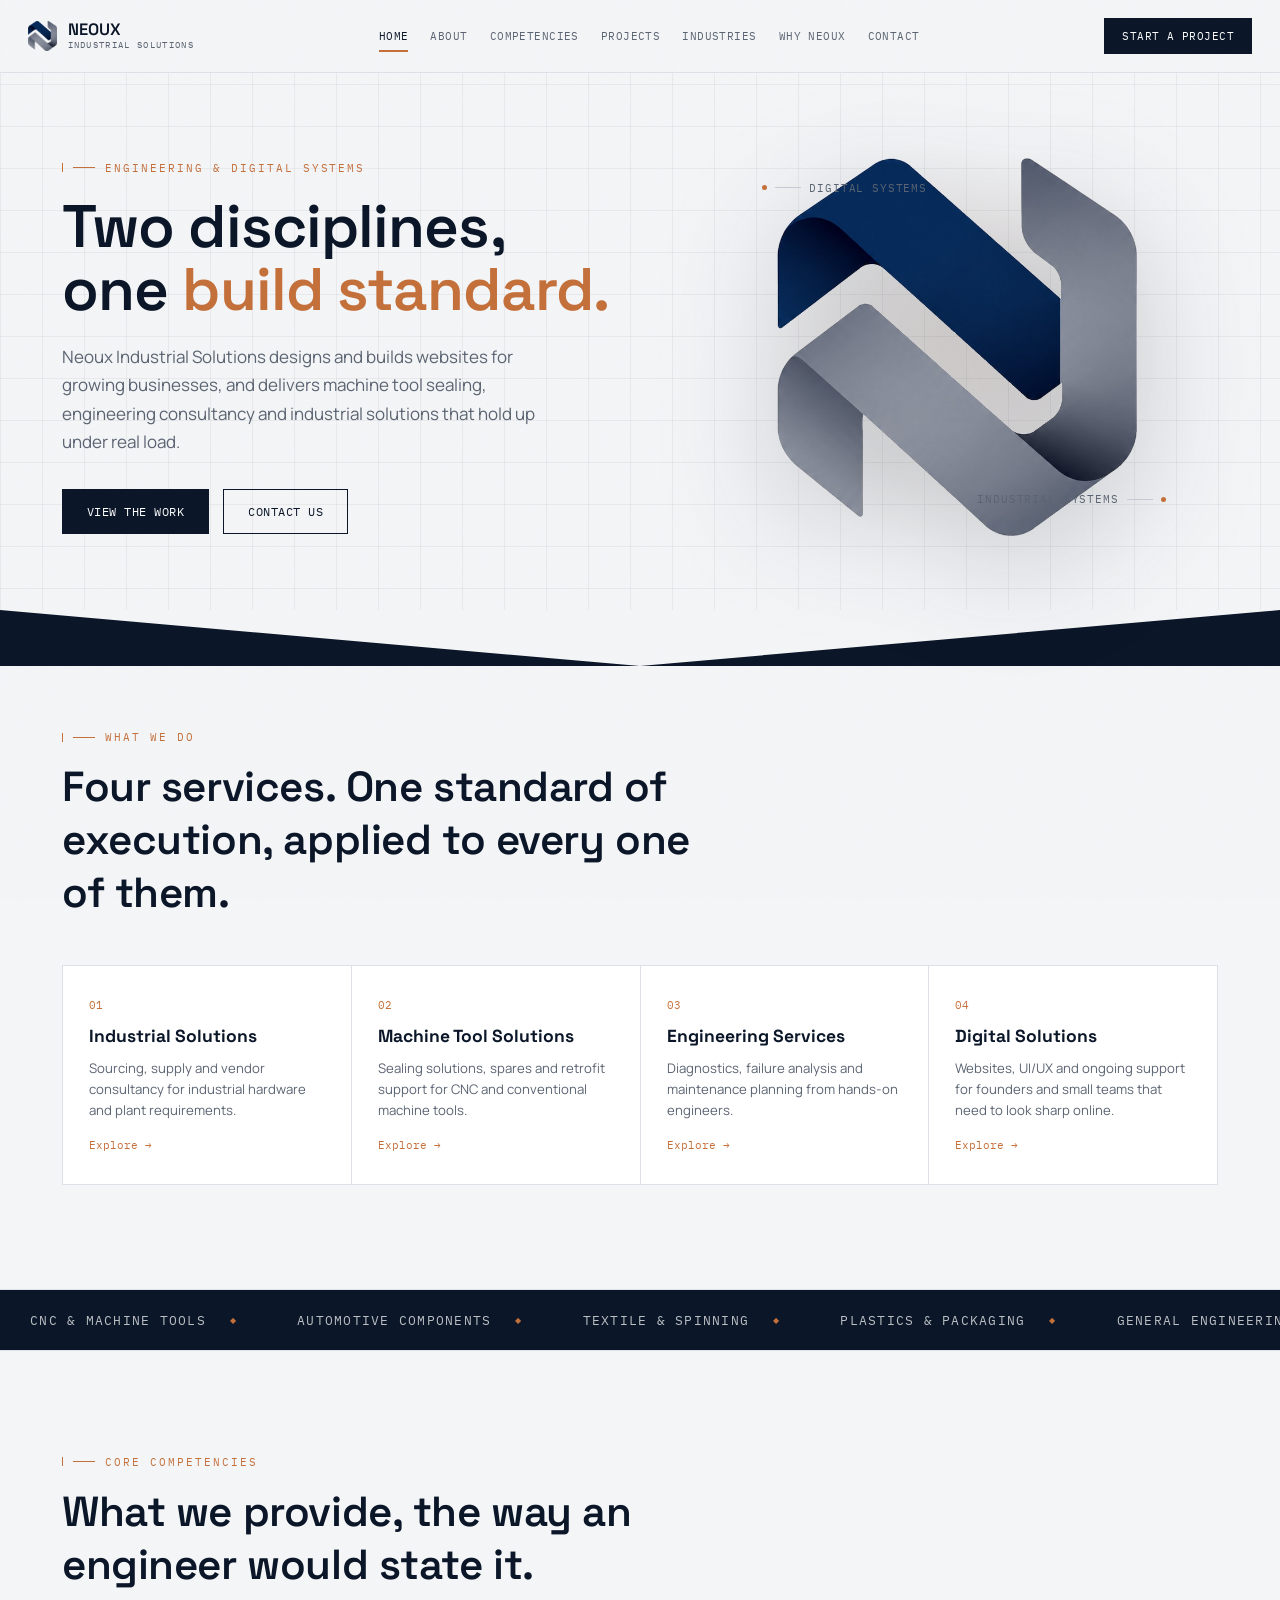
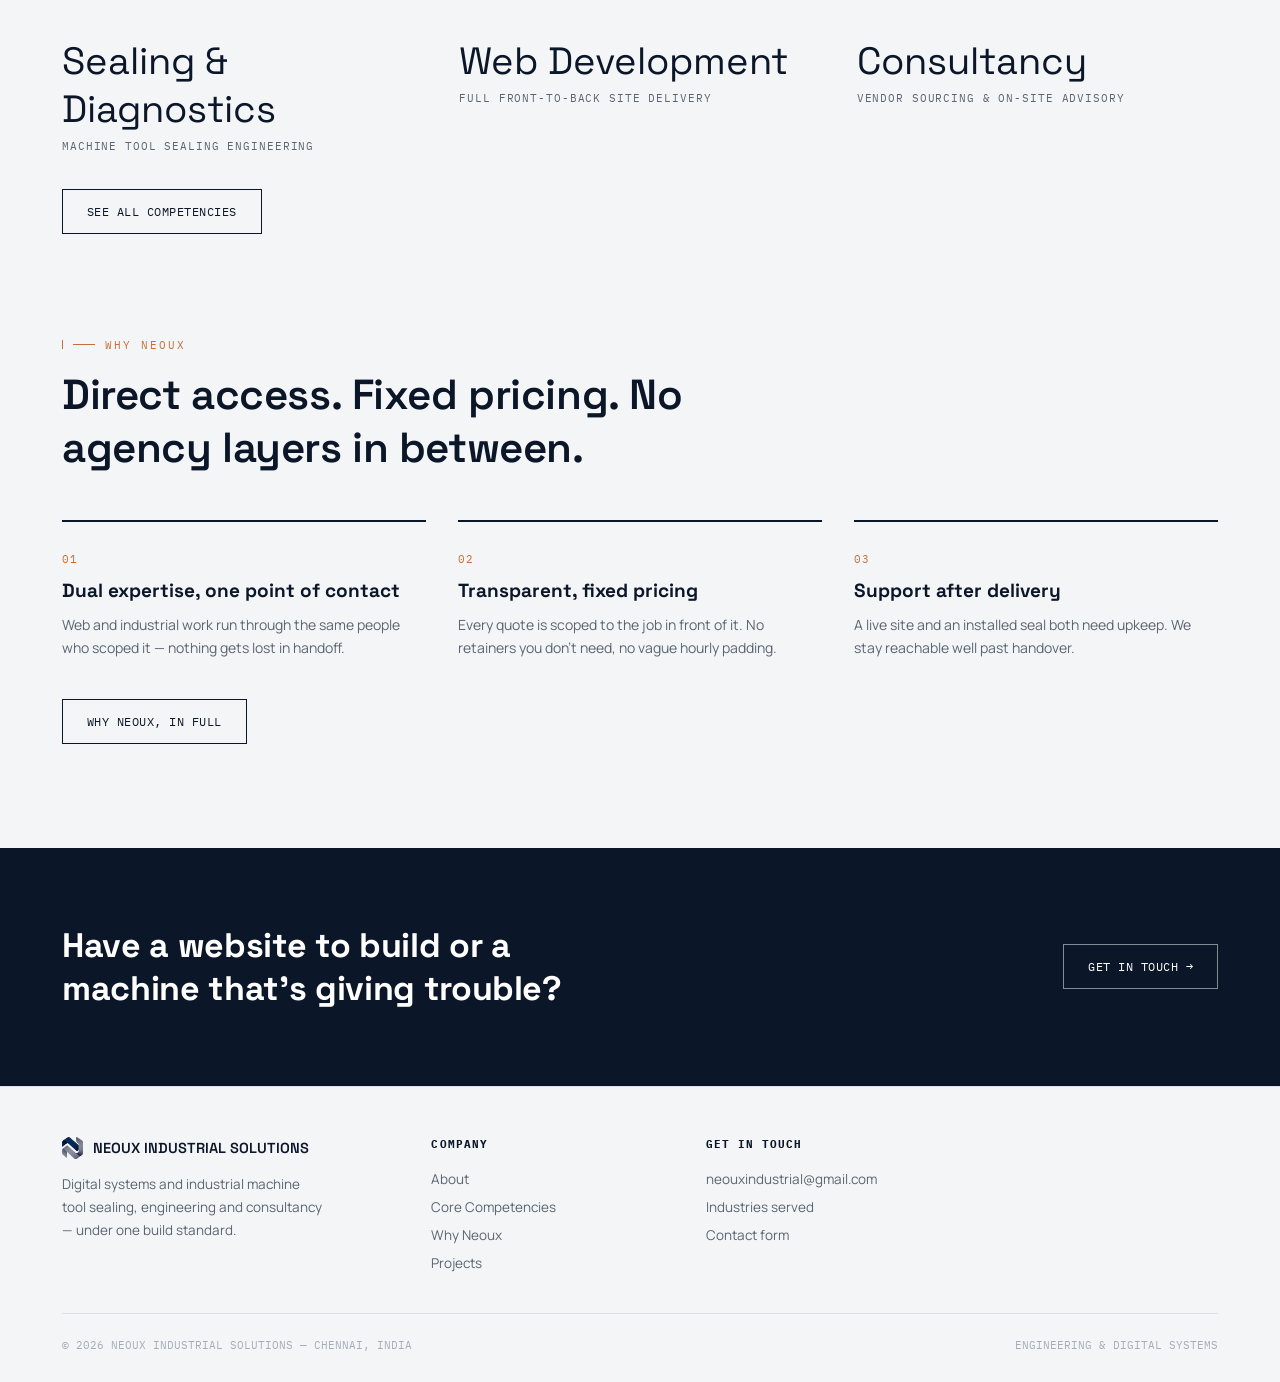
<file: index.html>
<!DOCTYPE html>
<html lang="en">
<head>
<meta charset="UTF-8">
<meta name="viewport" content="width=device-width, initial-scale=1.0">
<title>Neoux Industrial Solutions — Engineering &amp; Digital Systems</title>
<link rel="icon" type="image/png" href="./assets/neoux-logo.png">

<link rel="preconnect" href="https://fonts.googleapis.com">
<link rel="preconnect" href="https://fonts.gstatic.com" crossorigin>
<link href="https://fonts.googleapis.com/css2?family=Space+Grotesk:wght@400;500;600;700&family=Manrope:wght@400;500;600;700;800&family=IBM+Plex+Mono:wght@400;500;600&display=swap" rel="stylesheet">
<link rel="stylesheet" href="css/style.css">
</head>
<body>

<header class="site">
  <div class="navbar">
    <a href="#" class="brand" data-nav="home">
      <img src="assets/neoux-logo.png" alt="Neoux Industrial Solutions mark">
      <span class="word">NEOUX<small>INDUSTRIAL SOLUTIONS</small></span>
    </a>
    <nav class="links">
      <div class="navitem"><button data-nav="home" class="active">Home</button></div>
      <div class="navitem"><button data-nav="about">About</button></div>
      <div class="navitem">
       
      </div>
      <div class="navitem"><button data-nav="competencies">Competencies</button></div>
      <div class="navitem"><button data-nav="work">Projects</button></div>
      <div class="navitem"><button data-nav="industries">Industries</button></div>
      <div class="navitem"><button data-nav="why">Why Neoux</button></div>
      <div class="navitem"><button data-nav="contact">Contact</button></div>
    </nav>
    <button class="nav-cta" data-nav="contact">Start a project</button>
    <button class="burger" id="burgerBtn" aria-label="Open menu"><span></span><span></span><span></span></button>
  </div>
</header>

<div class="mobile-menu" id="mobileMenu">
  <button data-nav="home">Home</button>
  <button data-nav="about">About</button>
  
  <button data-nav="competencies">Core Competencies</button>
  <button data-nav="work">Projects</button>
  <button data-nav="industries">Industries</button>
  <button data-nav="why">Why Neoux</button>
  <button data-nav="contact">Contact</button>
  <button class="nav-cta" data-nav="contact">Start a project</button>
</div>

<!-- ================= HOME ================= -->
<main class="page active" id="page-home">

  <section class="hero blueprint-bg">
    <div class="wrap hero-grid">
      <div>
        <div class="dim"><span class="tick"></span><span class="ln"></span><span class="tx">Engineering &amp; Digital Systems</span></div>
        <h1>Two disciplines,<br>one <em>build standard.</em></h1>
        <p class="lede">Neoux Industrial Solutions designs and builds websites for growing businesses, and delivers machine tool sealing, engineering consultancy and industrial solutions that hold up under real load.</p>
        <div class="btn-row">
          <button class="btn primary" data-nav="work">View the work</button>
          <button class="btn ghost" data-nav="contact">contact us</button>
        </div>
      </div>
      <div class="hero-mark">
        <div class="hero-mark-inner">
          <img src="assets/neoux-logo.png" alt="Neoux fold mark">
          <div class="callout c1"><span class="dot"></span><span class="cline"></span>Digital Systems</div>
          <div class="callout c2"><span class="dot"></span><span class="cline"></span>Industrial Systems</div>
        </div>
      </div>
    </div>
  </section>



  <div class="seam" aria-hidden="true">
    <svg viewBox="0 0 1200 56" preserveAspectRatio="none"><polygon points="0,0 600,56 1200,0 1200,56 0,56" fill="#0B1729"></polygon></svg>
  </div>

  <section style="padding-top:64px;">
    <div class="wrap">
      <div class="dim"><span class="tick"></span><span class="ln"></span><span class="tx">What we do</span></div>
      <h2 class="section-h">Four services. One standard of execution, applied to every one of them.</h2>
      <div class="svc-preview-grid">
        <div class="svc-card reveal" data-nav="competencies">
          <div class="sn mono">01</div>
          <h4>Industrial Solutions</h4>
          <p>Sourcing, supply and vendor consultancy for industrial hardware and plant requirements.</p>
          <div class="go">Explore →</div>
        </div>
        <div class="svc-card reveal" data-nav="competencies">
          <div class="sn mono">02</div>
          <h4>Machine Tool Solutions</h4>
          <p>Sealing solutions, spares and retrofit support for CNC and conventional machine tools.</p>
          <div class="go">Explore →</div>
        </div>
        <div class="svc-card reveal" data-nav="competencies">
          <div class="sn mono">03</div>
          <h4>Engineering Services</h4>
          <p>Diagnostics, failure analysis and maintenance planning from hands-on engineers.</p>
          <div class="go">Explore →</div>
        </div>
        <div class="svc-card reveal" data-nav="competencies">
          <div class="sn mono">04</div>
          <h4>Digital Solutions</h4>
          <p>Websites, UI/UX and ongoing support for founders and small teams that need to look sharp online.</p>
          <div class="go">Explore →</div>
        </div>
      </div>
    </div>
  </section>

  <div class="marquee" aria-hidden="true">
    <div class="marquee-track" id="marqueeTrack"></div>
  </div>

  <section>
    <div class="wrap">
      <div class="dim"><span class="tick"></span><span class="ln"></span><span class="tx">Core competencies</span></div>
      <h2 class="section-h">What we provide, the way an engineer would state it.</h2>
      <div class="comp-teaser">
        <div class="comp-teaser-item reveal">
          <div class="pct display">Sealing &amp; Diagnostics</div>
          <div class="lbl">Machine tool sealing engineering</div>
        </div>
        <div class="comp-teaser-item reveal">
          <div class="pct display">Web Development</div>
          <div class="lbl">Full front-to-back site delivery</div>
        </div>
        <div class="comp-teaser-item reveal">
          <div class="pct display">Consultancy</div>
          <div class="lbl">Vendor sourcing &amp; on-site advisory</div>
        </div>
      </div>
      <div class="btn-row" style="margin-top:36px;"><button class="btn ghost" data-nav="competencies">See all competencies</button></div>
    </div>
  </section>

  <section style="padding-top:0;">
    <div class="wrap">
      <div class="dim"><span class="tick"></span><span class="ln"></span><span class="tx">Why Neoux</span></div>
      <h2 class="section-h">Direct access. Fixed pricing. No agency layers in between.</h2>
      <div class="why-grid">
        <div class="why-card reveal"><div class="n">01</div><h4>Dual expertise, one point of contact</h4><p>Web and industrial work run through the same people who scoped it — nothing gets lost in handoff.</p></div>
        <div class="why-card reveal"><div class="n">02</div><h4>Transparent, fixed pricing</h4><p>Every quote is scoped to the job in front of it. No retainers you don't need, no vague hourly padding.</p></div>
        <div class="why-card reveal"><div class="n">03</div><h4>Support after delivery</h4><p>A live site and an installed seal both need upkeep. We stay reachable well past handover.</p></div>
      </div>
      <div class="btn-row" style="margin-top:10px;"><button class="btn ghost" data-nav="why">Why Neoux, in full</button></div>
    </div>
  </section>

  <div class="cta-band">
    <div class="wrap">
      <h3>Have a website to build or a machine that's giving trouble?</h3>
      <button class="btn on-dark" data-nav="contact">Get in touch →</button>
    </div>
  </div>
</main>

<!-- ================= ABOUT ================= -->
<main class="page" id="page-about">
  <section class="about-hero">
    <div class="wrap">
      <div class="dim"><span class="tick"></span><span class="ln"></span><span class="tx">The company</span></div>
      <h2 class="section-h">Built at the point where two unrelated crafts turned out to need the same discipline.</h2>
      <div class="about-grid">
        <div>
          <p>Neoux Industrial Solutions started from a simple observation: a website that breaks under real traffic and a seal that fails under real pressure fail for the same reason — someone specified it for the easy case, not the real one.</p>
          <p>We work across two worlds that rarely share a company. On the digital side, freelance web design and development for businesses that need a site they can actually run their operations through. On the industrial side, sealing solutions, machine tool support, engineering consultancy and sourcing for plants that can't afford downtime.</p>
          <p>The name comes from that overlap — a single fold that holds two different materials together without either one losing its shape. That's the mark in our logo, and it's the standard we hold both sides of the business to.</p>
        </div>
        <div>
          <div class="quote-block">
            <p>"Whether it's a line of code or a line of contact on a seal, the job is the same — hold under conditions worse than the average day."</p>
            <span>— Founding note, Neoux Industrial Solutions</span>
          </div>
          <p>We're a young company, deliberately. That means direct access to the people doing the work, pricing without agency overhead, and a build list still short enough to give every client full attention.</p>
        </div>
      </div>
    </div>
  </section>

  <section style="padding-top:20px;">
    <div class="wrap">
      <div class="dim"><span class="tick"></span><span class="ln"></span><span class="tx">Milestones</span></div>
      <h2 class="section-h">Where we're starting from.</h2>
      <div class="timeline">
        <div class="timeline-line"></div>
        <div class="timeline-row">
          <div class="tl-item"><div class="yr mono">2026 — Q1</div><h5>Company founded</h5><p>Neoux Industrial Solutions registered, bridging web development and industrial machine tool sealing under one practice.</p></div>
          <div class="tl-item"><div class="yr mono">2026 — Q2</div><h5>Service lines defined</h5><p>Four core service lines scoped: Industrial Solutions, Machine Tool Solutions, Engineering Services and Digital Solutions.</p></div>
          <div class="tl-item"><div class="yr mono">2026 — Q3</div><h5>Studio &amp; site live</h5><p>Brand identity, digital presence and first client engagements underway across both disciplines.</p></div>
        </div>
      </div>
    </div>
  </section>

  <section style="padding-top:0;">
    <div class="wrap">
      <div class="dim"><span class="tick"></span><span class="ln"></span><span class="tx">How we operate</span></div>
      <h2 class="section-h">Four working principles, applied to every project we take on.</h2>
      <div class="values-grid">
        <div class="value"><div class="mono" style="font-size:11px;color:var(--copper);">PRINCIPLE 01</div><h4>Spec before build</h4><p>No site goes into development and no seal goes into a machine without a written scope both sides agree on first.</p></div>
        <div class="value"><div class="mono" style="font-size:11px;color:var(--copper);">PRINCIPLE 02</div><h4>Plain communication</h4><p>Project updates in language you'd use with a colleague — not jargon that hides whether something's on track.</p></div>
        <div class="value"><div class="mono" style="font-size:11px;color:var(--copper);">PRINCIPLE 03</div><h4>Fixed, honest pricing</h4><p>Freelance rates and consultancy fees quoted up front, scoped to the actual job — not padded, not vague.</p></div>
        <div class="value"><div class="mono" style="font-size:11px;color:var(--copper);">PRINCIPLE 04</div><h4>Support after delivery</h4><p>A live website and an installed seal both need a maintenance plan. We stay reachable after handover, not before only.</p></div>
      </div>
    </div>
  </section>

  <div class="cta-band"><div class="wrap"><h3>Want to know if we're the right fit for your project?</h3><button class="btn on-dark" data-nav="contact">Talk to us →</button></div></div>
</main>



<!-- ================= COMPETENCIES ================= -->
<main class="page" id="page-competencies">
  <section class="comp-hero">
    <div class="wrap">
      <div class="dim"><span class="tick"></span><span class="ln"></span><span class="tx">Core competencies</span></div>
      <h2 class="section-h">What we actually provide, read like a capability list.</h2>
      <p class="section-sub">Six competencies that sit underneath all four service lines — what we deliver, not a percentage score.</p>
      <div class="comp-grid">
        <div class="comp-card reveal"><div class="top-row"><h4>Precision Sealing Engineering</h4></div><p>Specifying and fitting hydraulic, pneumatic and mechanical seals to the exact load, temperature and duty cycle of the machine.</p></div>
        <div class="comp-card reveal"><div class="top-row"><h4>Full-Stack Web Development</h4></div><p>End-to-end site and web-app builds — front-end design through Python back-ends (Flask, Django), hosting and handover.</p></div>
        <div class="comp-card reveal"><div class="top-row"><h4>Failure Diagnostics &amp; Root-Cause Analysis</h4></div><p>Tracing wear, leakage or downtime back to its actual cause instead of treating the symptom.</p></div>
        <div class="comp-card reveal"><div class="top-row"><h4>Vendor Sourcing &amp; Quality Control</h4></div><p>Finding and vetting suppliers for industrial hardware and hard-to-source components.</p></div>
        <div class="comp-card reveal"><div class="top-row"><h4>UI/UX &amp; Digital Experience Design</h4></div><p>Interfaces designed around what a visitor or customer is actually trying to do on the page.</p></div>
        <div class="comp-card reveal"><div class="top-row"><h4>On-Site Industrial Consultancy</h4></div><p>Walking the floor, inspecting the machine, and advising in person — not just over email.</p></div>
      </div>
    </div>
  </section>
  <div class="cta-band"><div class="wrap"><h3>Need a competency that isn't listed here?</h3><button class="btn on-dark" data-nav="contact">Tell us the problem →</button></div></div>
</main>

<!-- ================= WORK ================= -->
<main class="page" id="page-work">
  <section class="work-hero">
    <div class="wrap">
      <div class="dim"><span class="tick"></span><span class="ln"></span><span class="tx">Selected work</span></div>
      <h2 class="section-h">A growing list of digital and industrial work.</h2>
      <p class="section-sub">Filter by discipline below. These are working demo builds showcasing our development process — real client case studies will replace them as engagements go live.</p>
      <div class="filter-row">
        <button class="active" data-filter="all">All work</button>
        <button data-filter="digital">Digital</button>
        <button data-filter="industrial">Industrial</button>
      </div>
    </div>
  </section>
  <section style="padding-top:0;">
    <div class="wrap">
      <div class="work-grid" id="workGrid">

        <div class="work-card reveal" data-cat="digital">
          <div class="tag mono">Digital · Restaurant &amp; booking</div>
          <h4>TableTide — restaurant ordering &amp; table booking</h4>
          <p>A responsive site with live menu, table reservation form and order-ahead flow, built to run on a phone as easily as a desktop. Demo build showing our end-to-end front + back-end delivery.</p>
          <div class="meta"><span>STACK / HTML · JS · NODE</span><span>DEMO</span></div>
        </div>

        <div class="work-card reveal" data-cat="digital">
          <div class="tag mono">Digital · SaaS landing page</div>
          <h4>Launchbay — SaaS landing &amp; waitlist</h4>
          <p>A conversion-focused landing page with pricing tiers, animated product sections and a working email waitlist capture, deployable in under a week for early-stage founders.</p>
          <div class="meta"><span>STACK / REACT · TAILWIND</span><span>DEMO</span></div>
        </div>

        <div class="work-card reveal" data-cat="digital">
          <div class="tag mono">Digital · E-commerce storefront</div>
          <h4>Kadai Store — e-commerce storefront</h4>
          <p>A full storefront with product catalogue, cart, checkout flow and an admin panel for updating stock and prices without touching code.</p>
          <div class="meta"><span>STACK / NEXT.JS · STRIPE</span><span>DEMO</span></div>
        </div>

        <div class="work-card reveal" data-cat="digital">
          <div class="tag mono">Digital · Portfolio &amp; brand site</div>
          <h4>Studio Frame — portfolio &amp; brand site</h4>
          <p>A personal or studio portfolio with a project gallery, case-study pages and a contact flow, designed to be maintained without developer help after handover.</p>
          <div class="meta"><span>STACK / HTML · CSS · JS</span><span>DEMO</span></div>
        </div>

        <div class="work-card reveal" data-cat="digital">
          <div class="tag mono">Digital · Backend &amp; API</div>
          <h4>OrderFlow API — Flask backend for order management</h4>
          <p>A REST API built on Python + Flask handling orders, inventory sync and auth, with a lightweight admin dashboard on top and PostgreSQL underneath.</p>
          <div class="meta"><span>STACK / PYTHON · FLASK · POSTGRESQL</span><span>DEMO</span></div>
        </div>

        <div class="work-card reveal" data-cat="digital">
          <div class="tag mono">Digital · Web app &amp; CMS</div>
          <h4>ClientDesk — Django client portal &amp; CMS</h4>
          <p>A full Django web app with client login, project status tracking, document uploads and an editable content backend — built for teams that need more than a static site.</p>
          <div class="meta"><span>STACK / PYTHON · DJANGO · POSTGRESQL</span><span>DEMO</span></div>
        </div>

        <div class="work-card reveal" data-cat="industrial">
          <div class="tag mono">Industrial · Seal specification</div>
          <h4>Machine tool seal audit — sample scope</h4>
          <p>On-site inspection and re-specification of hydraulic seals for a CNC machine tool showing early wear, with a written diagnostic report and replacement plan.</p>
          <div class="meta"><span>DELIVERABLE / CONSULTANCY</span><span>SAMPLE SCOPE</span></div>
        </div>

        <div class="work-card reveal" data-cat="industrial">
          <div class="tag mono">Industrial · Sourcing &amp; supply</div>
          <h4>Seal sourcing programme — sample scope</h4>
          <p>Vendor sourcing and quality checks for replacement pneumatic seals across a small manufacturing line, run against agreed cost and lead-time targets.</p>
          <div class="meta"><span>DELIVERABLE / CONSULTANCY</span><span>SAMPLE SCOPE</span></div>
        </div>

      </div>
     
  </section>

  <div class="cta-band"><div class="wrap"><h3>Ready to be the first project on this page?</h3><button class="btn on-dark" data-nav="contact">Start a project →</button></div></div>
</main>

<!-- ================= INDUSTRIES ================= -->
<main class="page" id="page-industries">
  <section class="ind-hero">
    <div class="wrap">
      <div class="dim"><span class="tick"></span><span class="ln"></span><span class="tx">Industries served</span></div>
      <h2 class="section-h">Sectors we work in, on both the industrial and digital side.</h2>
      <p class="section-sub">From machine shops to first-time founders — the same standard of work, applied wherever it's needed.</p>
      <div class="ind-grid">
        <div class="ind-card reveal"><svg class="icon" viewBox="0 0 24 24" fill="none" stroke="currentColor" stroke-width="1.5"><rect x="3" y="7" width="18" height="12" rx="1"/><path d="M8 7V5a2 2 0 0 1 2-2h4a2 2 0 0 1 2 2v2"/><circle cx="8" cy="13" r="1.5"/><circle cx="16" cy="13" r="1.5"/></svg><h4>CNC &amp; Machine Tool Manufacturing</h4><p>Sealing, spares and diagnostics for machine shops running CNC and conventional equipment.</p></div>
        <div class="ind-card reveal"><svg class="icon" viewBox="0 0 24 24" fill="none" stroke="currentColor" stroke-width="1.5"><circle cx="7" cy="17" r="2"/><circle cx="17" cy="17" r="2"/><path d="M5 17H3V7l3-3h9l4 5h2v8h-2M9 17h6M5 9h9"/></svg><h4>Automotive Components</h4><p>Seal specification and sourcing for parts manufacturers under tight tolerance requirements.</p></div>
        <div class="ind-card reveal"><svg class="icon" viewBox="0 0 24 24" fill="none" stroke="currentColor" stroke-width="1.5"><path d="M4 4h16v4H4zM4 10h16v10H4z"/><path d="M8 14h8M8 18h5"/></svg><h4>Textile &amp; Spinning Mills</h4><p>Machine sealing and maintenance planning for continuous-run textile machinery.</p></div>
        <div class="ind-card reveal"><svg class="icon" viewBox="0 0 24 24" fill="none" stroke="currentColor" stroke-width="1.5"><path d="M3 9l9-6 9 6-9 6-9-6z"/><path d="M3 9v6l9 6 9-6V9"/></svg><h4>Plastics &amp; Packaging</h4><p>Component sourcing and consultancy for injection moulding and packaging lines.</p></div>
        <div class="ind-card reveal"><svg class="icon" viewBox="0 0 24 24" fill="none" stroke="currentColor" stroke-width="1.5"><path d="M12 2l8 4v6c0 5-3.5 8-8 10-4.5-2-8-5-8-10V6l8-4z"/></svg><h4>General Engineering &amp; Fabrication</h4><p>Industrial supply and engineering support for job shops and fabrication units.</p></div>
        <div class="ind-card reveal"><svg class="icon" viewBox="0 0 24 24" fill="none" stroke="currentColor" stroke-width="1.5"><path d="M4 20V10l8-6 8 6v10"/><path d="M9 20v-6h6v6"/></svg><h4>Startups &amp; Small Business</h4><p>Websites and digital presence for founders launching or growing their first venture.</p></div>
      </div>
    </div>
  </section>
  <div class="cta-band"><div class="wrap"><h3>Don't see your industry listed?</h3><button class="btn on-dark" data-nav="contact">Ask if we cover it →</button></div></div>
</main>

<!-- ================= WHY NEOUX ================= -->
<main class="page" id="page-why">
  <section class="why-hero">
    <div class="wrap">
      <div class="dim"><span class="tick"></span><span class="ln"></span><span class="tx">Why Neoux</span></div>
      <h2 class="section-h">The case for working with a small, dual-discipline practice.</h2>
      <div class="why-grid">
        <div class="why-card reveal"><div class="n">01</div><h4>Dual expertise under one roof</h4><p>Digital and industrial work are scoped and delivered by the same people — nothing gets lost between a sales team and an execution team.</p></div>
        <div class="why-card reveal"><div class="n">02</div><h4>Direct access, no agency layers</h4><p>You talk to the person doing the work, not an account manager relaying messages.</p></div>
        <div class="why-card reveal"><div class="n">03</div><h4>Transparent, fixed pricing</h4><p>Every quote is scoped to the actual job, in writing, before work starts. No surprise line items.</p></div>
        <div class="why-card reveal"><div class="n">04</div><h4>Fast turnaround</h4><p>A small, focused build list means your project moves without waiting behind a long agency queue.</p></div>
        <div class="why-card reveal"><div class="n">05</div><h4>Post-delivery support</h4><p>A live website and an installed seal both need upkeep. We stay reachable well after handover.</p></div>
        <div class="why-card reveal"><div class="n">06</div><h4>Founder-led quality control</h4><p>Every engagement — digital or industrial — is reviewed personally before it's called done.</p></div>
      </div>

      <div class="compare-wrap">
        <div class="compare-row head"><div>What matters</div><div>Typical vendor</div><div>Neoux</div></div>
        <div class="compare-row"><div>Point of contact</div><div>Account manager, layered</div><div>Direct, founder-led</div></div>
        <div class="compare-row"><div>Pricing</div><div>Hourly, often unclear</div><div>Fixed, scoped up front</div></div>
        <div class="compare-row"><div>Disciplines covered</div><div>One specialism</div><div>Digital + industrial, one team</div></div>
        <div class="compare-row"><div>Support after delivery</div><div>Extra retainer required</div><div>Included support window</div></div>
      </div>
    </div>
  </section>
  <div class="cta-band"><div class="wrap"><h3>Ready to see it in practice?</h3><button class="btn on-dark" data-nav="contact">Start a project →</button></div></div>
</main>

<!-- ================= CONTACT ================= -->
<main class="page" id="page-contact">
  <section class="contact-hero">
    <div class="wrap">
      <div class="dim"><span class="tick"></span><span class="ln"></span><span class="tx">Start a project</span></div>
      <h2 class="section-h">Tell us what needs building — or what needs to stop leaking.</h2>
      <p class="section-sub">Fill in the form with a short brief, or reach out directly. We reply to every enquiry within one business day.</p>
    </div>
  </section>
  <section style="padding-top:0;">
    <div class="wrap contact-grid">


  <form
  id="contactForm"
  name="neoux-enquiry"
  method="POST"
  data-netlify="true"
  netlify-honeypot="bot-field"
>
<input type="hidden" name="reply-to" value="">
  <!-- Netlify Forms -->
  <input type="hidden" name="form-name" value="neoux-enquiry">

  <!-- Spam protection -->
  <p hidden>
    <label>
      Don't fill this out:
      <input name="bot-field">
    </label>
  </p>

  <div class="field">
    <label for="cf-name"> Your name</label>
    <input
      id="cf-name"
      name="name"
      type="text"
      required
      placeholder="Enter your name"
    >
  </div>

  <div class="field">
  <label for="cf-phone">Phone Number</label>
  <input
    id="cf-phone"
    name="phone"
    type="tel"
    required
    placeholder="+91 98765 43210"
  >
</div>

  <div class="field">
    <label for="cf-email">Email</label>
    <input
      id="cf-email"
      name="email"
      type="email"
      required
      placeholder="Ender your mail"
    >
  </div>

  <div class="field">
    <label for="cf-type">Service needed</label>

    <select id="cf-type" name="service">
      <option value="Industrial Solutions">
        Industrial Solutions
      </option>

      <option value="Machine Tool Solutions">
        Machine Tool Solutions
      </option>

      <option value="Engineering Services">
        Engineering Services
      </option>

      <option value="Digital Solutions">
        Digital Solutions
      </option>

      <option value="Something else">
        Something else
      </option>
    </select>
  </div>

  <div class="field">
    <label for="cf-msg">Project brief</label>

    <textarea
      id="cf-msg"
      name="message"
      required
      placeholder="A few lines about what you need, and any timeline."
    ></textarea>
  </div>

  <button type="submit" class="btn primary">
    Send enquiry
  </button>

  <div class="form-msg" id="formMsg"></div>

</form>
      
      <div class="contact-info">
        <div class="info-block reveal"><div class="dim light"><span class="tick"></span><span class="ln"></span><span class="tx">Email</span></div><a href="mailto:neouxindustrial@gmail.com" style="margin-top:10px;display:block;">neouxindustrial@gmail.com</a><div class="sub">General enquiries &amp; new projects</div></div>
        <div class="info-block reveal"><div class="dim light"><span class="tick"></span><span class="ln"></span><span class="tx">Phone</span></div><a href="tel:+91 9498403340" style="margin-top:10px;display:block;">+91 94984 03340</a><div class="sub">Mon–Sat, 10am–7pm IST</div></div>
        <div class="info-block reveal"><div class="dim light"><span class="tick"></span><span class="ln"></span><span class="tx">Location</span></div><p style="margin-top:10px;">Chennai, Tamil Nadu, India</p><div class="sub">Remote work worldwide, on-site consultancy across Tamil Nadu</div></div>
        <div class="info-block reveal"><div class="dim light"><span class="tick"></span><span class="ln"></span><span class="tx">Follow</span></div><div class="socials" style="margin-top:10px;"><a href="https://www.linkedin.com/in/neoux-industrial-solutions-92072542b/">LinkedIn</a><a href="https://www.instagram.com/neoux_insdustrial/">Instagram</a></div></div>
      </div>
    </div>
  </section>
</main>

<footer>
  <div class="wrap">
    <div class="foot-grid">
      <div class="foot-col">
        <div class="foot-brand"><img src="assets/neoux-logo.png" alt="Neoux mark"><span>NEOUX INDUSTRIAL SOLUTIONS</span></div>
        <p>Digital systems and industrial machine tool sealing, engineering and consultancy — under one build standard.</p>
      </div>
      <div class="foot-col">
        <h5>Company</h5>
        <a data-nav="about" href="#">About</a>
        <a data-nav="competencies" href="#">Core Competencies</a>
        <a data-nav="why" href="#">Why Neoux</a>
        <a data-nav="work" href="#">Projects</a>

        
      </div>
      <div class="foot-col">
        <h5>Get in touch</h5>
        <a href="mailto:neouxindustrial@gmail.com">neouxindustrial@gmail.com</a>
        <a data-nav="industries" href="#">Industries served</a>
        <a data-nav="contact" href="#">Contact form</a>
      </div>
    </div>
   <div class="foot-bottom">
      <div class="foot-meta">© 2026 NEOUX INDUSTRIAL SOLUTIONS — CHENNAI, INDIA</div>
      <div class="foot-meta">ENGINEERING &amp; DIGITAL SYSTEMS</div>
    </div>
  </div>
</footer>



<script src="js/main.js"></script>

</body>
</html>
</file>
<file: css/style.css>
:root{
    --ink:#0B1729;
    --ink-2:#16294a;
    --steel:#667085;
    --steel-light:#A6ACBA;
    --canvas:#F4F5F7;
    --canvas-raised:#FFFFFF;
    --graphite:#181D28;
    --graphite-soft:#5B6472;
    --copper:#C4703B;
    --copper-soft:#e2a274;
    --line:#DDE1E7;
    --line-strong:#C5CAD3;
    --blueprint:rgba(11,23,41,0.055);
    --ease:cubic-bezier(.22,.61,.36,1);
  }
  *{box-sizing:border-box;margin:0;padding:0;}
  html{scroll-behavior:smooth;}
  body{
    background:var(--canvas);
    color:var(--graphite);
    font-family:'Manrope',sans-serif;
    -webkit-font-smoothing:antialiased;
    overflow-x:hidden;
    position:relative;
  }
  /* subtle brushed-metal grain, whole page */
  body::before{
    content:"";
    position:fixed;inset:0;pointer-events:none;z-index:2000;
    opacity:.025;mix-blend-mode:multiply;
    background-image:url("data:image/svg+xml;utf8,<svg xmlns='http://www.w3.org/2000/svg' width='120' height='120'><filter id='n'><feTurbulence type='fractalNoise' baseFrequency='0.85' numOctaves='2' stitchTiles='stitch'/></filter><rect width='100%25' height='100%25' filter='url(%23n)'/></svg>");
  }
  ::selection{background:var(--copper);color:#fff;}
  a{color:inherit;text-decoration:none;}
  img{display:block;max-width:100%;}
  .mono{font-family:'IBM Plex Mono',monospace;}
  .display{font-family:'Space Grotesk',sans-serif;}
  :focus-visible{outline:2px solid var(--copper);outline-offset:3px;}
  @media (prefers-reduced-motion: reduce){
    *{animation-duration:.001ms !important;animation-iteration-count:1 !important;transition-duration:.001ms !important;scroll-behavior:auto !important;}
  }

  /* dimension-line label — signature element */
  .dim{display:flex;align-items:center;gap:10px;}
  .dim .tick{width:1px;height:9px;background:var(--copper);flex-shrink:0;}
  .dim .ln{height:1px;background:var(--copper);flex-grow:0;width:22px;flex-shrink:0;}
  .dim .tx{
    font-family:'IBM Plex Mono',monospace;font-size:11px;letter-spacing:.18em;
    text-transform:uppercase;color:var(--copper);white-space:nowrap;
  }
  .dim.light .tick,.dim.light .ln{background:var(--copper-soft);}
  .dim.light .tx{color:var(--copper-soft);}
  .dim.center{justify-content:center;}
  .dim.end .ln{flex-grow:1;width:auto;}

  /* ---------- layout shell ---------- */
  .wrap{max-width:1220px;margin:0 auto;padding:0 32px;}
  @media (max-width:640px){.wrap{padding:0 20px;}}
  .blueprint-bg{
    background-image:
      linear-gradient(var(--blueprint) 1px, transparent 1px),
      linear-gradient(90deg, var(--blueprint) 1px, transparent 1px);
    background-size:42px 42px;
  }

  /* ---------- nav ---------- */
  header.site{
    position:fixed;top:0;left:0;right:0;z-index:100;
    background:rgba(244,245,247,.86);
    backdrop-filter:blur(12px);
    border-bottom:1px solid var(--line);
  }
  .navbar{
    max-width:1300px;margin:0 auto;padding:0 28px;
    height:72px;display:flex;align-items:center;justify-content:space-between;gap:18px;
  }
  @media (max-width:640px){.navbar{padding:0 20px;height:64px;}}
  .brand{display:flex;align-items:center;gap:11px;flex-shrink:0;}
  .brand img{height:30px;width:auto;}
  .brand .word{
    font-family:'Space Grotesk',sans-serif;font-weight:600;font-size:16.5px;
    letter-spacing:.01em;color:var(--ink);line-height:1;white-space:nowrap;
  }
  .brand .word small{
    display:block;font-family:'IBM Plex Mono',monospace;font-weight:400;
    font-size:8.8px;letter-spacing:.15em;color:var(--graphite-soft);margin-top:3px;
  }
  nav.links{display:flex;align-items:center;gap:0;}
  nav.links .navitem{position:relative;}
  nav.links button{
    font-family:'IBM Plex Mono',monospace;font-size:10.8px;letter-spacing:.04em;
    text-transform:uppercase;background:none;border:none;cursor:pointer;
    color:var(--graphite-soft);padding:9px 11px;position:relative;white-space:nowrap;
    display:flex;align-items:center;gap:4px;
  }
  nav.links button.active{color:var(--ink);}
  nav.links button.active::after{
    content:"";position:absolute;left:11px;right:11px;bottom:0;height:2px;background:var(--copper);
  }
  nav.links button:hover{color:var(--ink);}
  .caret{width:7px;height:7px;border-right:1px solid currentColor;border-bottom:1px solid currentColor;transform:rotate(45deg);margin-top:-3px;opacity:.7;}

  .dropdown{
    position:absolute;top:100%;left:50%;transform:translateX(-50%) translateY(6px);
    background:var(--canvas-raised);border:1px solid var(--line);box-shadow:0 20px 40px rgba(11,23,41,.12);
    min-width:250px;padding:8px;opacity:0;visibility:hidden;transition:all .2s var(--ease);
  }
  .navitem:hover .dropdown, .navitem:focus-within .dropdown{opacity:1;visibility:visible;transform:translateX(-50%) translateY(0);}
  .dropdown button{
    width:100%;text-align:left;padding:11px 14px;font-family:'Manrope',sans-serif;
    text-transform:none;font-size:13.5px;letter-spacing:0;color:var(--graphite);
  }
  .dropdown button:hover{background:var(--canvas);color:var(--ink);}
  .dropdown button .sub-num{font-family:'IBM Plex Mono',monospace;font-size:10px;color:var(--copper);margin-right:8px;}

  .nav-cta{
    font-family:'IBM Plex Mono',monospace;font-size:11px;letter-spacing:.04em;
    text-transform:uppercase;background:var(--ink);color:#fff;border:none;
    padding:11px 18px;cursor:pointer;transition:background .25s var(--ease);flex-shrink:0;white-space:nowrap;
  }
  .nav-cta:hover{background:var(--copper);}
  .burger{display:none;background:none;border:none;cursor:pointer;padding:8px;flex-shrink:0;}
  .burger span{display:block;width:22px;height:2px;background:var(--ink);margin:5px 0;transition:.25s;}
  @media (max-width:1180px){
    nav.links{display:none;}
    .nav-cta{display:none;}
    .burger{display:block;}
  }
  .mobile-menu{
    display:none;position:fixed;top:64px;left:0;right:0;bottom:0;background:var(--canvas);
    z-index:99;padding:20px;flex-direction:column;gap:0;overflow-y:auto;
  }
  .mobile-menu.open{display:flex;}
  .mobile-menu button{
    font-family:'Space Grotesk',sans-serif;font-size:19px;text-align:left;background:none;
    border:none;border-bottom:1px solid var(--line);padding:15px 4px;color:var(--ink);cursor:pointer;
  }
  .mobile-menu .sub-link{
    font-family:'IBM Plex Mono',monospace;font-size:12px;text-transform:uppercase;
    padding:12px 4px 12px 20px;color:var(--graphite-soft);border-bottom:1px solid var(--line);
  }
  .mobile-menu .nav-cta{display:block;margin-top:20px;width:fit-content;}

  /* ---------- pages ---------- */
  .page{display:none;}
  .page.active{display:block;animation:fade-in .45s var(--ease);}
  @keyframes fade-in{from{opacity:0;transform:translateY(8px);}to{opacity:1;transform:translateY(0);}}

  section{padding:104px 0;}
  @media (max-width:640px){section{padding:64px 0;}}

  h2.section-h{
    font-family:'Space Grotesk',sans-serif;font-weight:600;font-size:clamp(28px,3.4vw,42px);
    color:var(--ink);margin-top:16px;letter-spacing:-.01em;max-width:680px;
  }
  p.section-sub{font-size:16px;color:var(--graphite-soft);max-width:580px;margin-top:16px;line-height:1.7;}

  /* ---------- hero ---------- */
  .hero{padding:158px 0 74px;position:relative;}
  @media (max-width:640px){.hero{padding:110px 0 44px;}}
  .hero-grid{display:grid;grid-template-columns:1.05fr .95fr;gap:56px;align-items:center;}
  @media (max-width:900px){.hero-grid{grid-template-columns:1fr;gap:40px;}}
  .hero h1{
    font-family:'Space Grotesk',sans-serif;font-weight:600;
    font-size:clamp(36px,4.8vw,60px);line-height:1.05;letter-spacing:-.015em;
    color:var(--ink);margin:20px 0 22px;
  }
  .hero h1 em{font-style:normal;color:var(--copper);}
  .hero p.lede{font-size:17px;line-height:1.68;color:var(--graphite-soft);max-width:480px;margin-bottom:32px;}
  .btn-row{display:flex;gap:14px;flex-wrap:wrap;}
  .btn{
    font-family:'IBM Plex Mono',monospace;font-size:12px;letter-spacing:.04em;text-transform:uppercase;
    padding:14px 24px;border:1px solid var(--ink);cursor:pointer;transition:all .25s var(--ease);
    background:none;color:var(--ink);display:inline-flex;align-items:center;gap:8px;
  }
  .btn.primary{background:var(--ink);color:#fff;}
  .btn.primary:hover{background:var(--copper);border-color:var(--copper);}
  .btn.ghost:hover{background:var(--ink);color:#fff;}
  .btn.on-dark{border-color:rgba(255,255,255,.5);color:#fff;}
  .btn.on-dark:hover{background:var(--copper);border-color:var(--copper);}

  .hero-mark{position:relative;display:flex;justify-content:center;align-items:center;}
  .hero-mark-inner{position:relative;width:min(360px,84%);}
  .hero-mark-inner::before{
    content:"";position:absolute;inset:-30px;border-radius:50%;
    background:radial-gradient(circle,rgba(196,112,59,.10),transparent 68%);
  }
  .hero-mark img{width:100%;position:relative;z-index:2;filter:drop-shadow(0 30px 60px rgba(11,23,41,.2));animation:unfold 1.1s var(--ease) both;}
  @keyframes unfold{from{opacity:0;transform:scale(.85) rotate(-6deg);}to{opacity:1;transform:scale(1) rotate(0deg);}}
  .callout{position:absolute;font-family:'IBM Plex Mono',monospace;font-size:10.5px;letter-spacing:.08em;text-transform:uppercase;color:var(--graphite-soft);display:flex;align-items:center;gap:8px;opacity:0;animation:cin .6s var(--ease) forwards;z-index:3;}
  .callout .dot{width:5px;height:5px;background:var(--copper);border-radius:50%;flex-shrink:0;}
  .callout .cline{width:26px;height:1px;background:var(--line-strong);}
  .callout.c1{top:6%;left:-4%;animation-delay:.9s;}
  .callout.c2{bottom:8%;right:-8%;flex-direction:row-reverse;animation-delay:1.15s;}
  @keyframes cin{from{opacity:0;transform:translateY(6px);}to{opacity:1;transform:translateY(0);}}
  @media (max-width:900px){.callout{display:none;}}

  /* spec strip */
  .spec-strip{border-top:1px solid var(--line);border-bottom:1px solid var(--line);padding:24px 0;}
  .spec-row{display:grid;grid-template-columns:repeat(4,1fr);gap:20px;}
  @media (max-width:700px){.spec-row{grid-template-columns:repeat(2,1fr);row-gap:24px;}}
  .spec-item .k{font-family:'IBM Plex Mono',monospace;font-size:10px;letter-spacing:.13em;text-transform:uppercase;color:var(--steel);}
  .spec-item .v{font-family:'Space Grotesk',sans-serif;font-size:18px;color:var(--ink);margin-top:6px;}

  /* fold seam divider */
  .seam{height:56px;position:relative;overflow:hidden;}
  .seam svg{width:100%;height:100%;display:block;}

  /* home service preview cards */
  .svc-preview-grid{display:grid;grid-template-columns:repeat(4,1fr);gap:1px;background:var(--line);border:1px solid var(--line);margin-top:46px;}
  @media (max-width:900px){.svc-preview-grid{grid-template-columns:repeat(2,1fr);}}
  @media (max-width:560px){.svc-preview-grid{grid-template-columns:1fr;}}
  .svc-card{background:var(--canvas-raised);padding:32px 26px;cursor:pointer;transition:background .2s;position:relative;}
  .svc-card:hover{background:#fff;box-shadow:inset 0 -2px 0 var(--copper);}
  .svc-card .sn{font-family:'IBM Plex Mono',monospace;font-size:11px;color:var(--copper);}
  .svc-card h4{font-family:'Space Grotesk',sans-serif;font-size:17.5px;color:var(--ink);margin:14px 0 10px;line-height:1.25;}
  .svc-card p{font-size:13.2px;color:var(--graphite-soft);line-height:1.6;}
  .svc-card .go{margin-top:16px;font-family:'IBM Plex Mono',monospace;font-size:11px;color:var(--copper);}

  /* competencies teaser row */
  .comp-teaser{display:grid;grid-template-columns:repeat(3,1fr);gap:36px;margin-top:46px;}
  @media (max-width:820px){.comp-teaser{grid-template-columns:1fr;gap:30px;}}
  .comp-teaser-item .pct{font-family:'Space Grotesk',sans-serif;font-size:38px;color:var(--ink);}
  .comp-teaser-item .lbl{font-family:'IBM Plex Mono',monospace;font-size:11px;letter-spacing:.08em;text-transform:uppercase;color:var(--graphite-soft);margin-top:6px;}
  .meter{height:3px;background:var(--line);margin-top:14px;position:relative;overflow:hidden;}
  .meter i{position:absolute;left:0;top:0;bottom:0;background:var(--copper);width:0;transition:width 1.1s var(--ease);}
  .meter.in i{width:var(--w);}

  /* industries marquee */
  .marquee{overflow:hidden;border-top:1px solid var(--line);border-bottom:1px solid var(--line);padding:22px 0;background:var(--ink);}
  .marquee-track{display:flex;gap:0;width:max-content;animation:scroll-x 34s linear infinite;}
  @keyframes scroll-x{from{transform:translateX(0);}to{transform:translateX(-50%);}}
  .marquee-item{
    font-family:'IBM Plex Mono',monospace;font-size:12.5px;letter-spacing:.1em;text-transform:uppercase;
    color:rgba(255,255,255,.72);padding:0 30px;white-space:nowrap;display:flex;align-items:center;gap:24px;
  }
  .marquee-item::after{content:"◆";color:var(--copper);font-size:8px;}

  /* CTA band */
  .cta-band{background:var(--ink);color:#fff;padding:76px 0;position:relative;overflow:hidden;}
  .cta-band .wrap{display:flex;justify-content:space-between;align-items:center;gap:30px;flex-wrap:wrap;}
  .cta-band h3{font-family:'Space Grotesk',sans-serif;font-size:clamp(23px,2.8vw,34px);max-width:540px;letter-spacing:-.01em;}

  /* footer */
  footer{padding:50px 0 30px;border-top:1px solid var(--line);}
  .foot-grid{display:grid;grid-template-columns:1.4fr 1fr 1fr 1fr;gap:36px;padding-bottom:36px;}
  @media (max-width:820px){.foot-grid{grid-template-columns:1fr 1fr;}}
  @media (max-width:560px){.foot-grid{grid-template-columns:1fr;}}
  .foot-brand{display:flex;align-items:center;gap:10px;margin-bottom:14px;}
  .foot-brand img{height:22px;}
  .foot-brand span{font-family:'Space Grotesk',sans-serif;font-weight:600;font-size:14.5px;color:var(--ink);}
  .foot-col p{font-size:13.5px;color:var(--graphite-soft);line-height:1.7;max-width:260px;}
  .foot-col h5{font-family:'IBM Plex Mono',monospace;font-size:10.5px;letter-spacing:.1em;text-transform:uppercase;color:var(--ink);margin-bottom:14px;}
  .foot-col a{display:block;font-size:13.5px;color:var(--graphite-soft);padding:5px 0;}
  .foot-col a:hover{color:var(--copper);}
  .foot-bottom{display:flex;justify-content:space-between;align-items:center;flex-wrap:wrap;gap:10px;padding-top:24px;border-top:1px solid var(--line);}
  .foot-meta{font-family:'IBM Plex Mono',monospace;font-size:10.5px;color:var(--steel-light);}

  /* ---------- about page ---------- */
  .about-hero{padding:150px 0 30px;}
  @media (max-width:640px){.about-hero{padding:106px 0 10px;}}
  .about-grid{display:grid;grid-template-columns:1fr 1fr;gap:56px;align-items:start;margin-top:38px;}
  @media (max-width:820px){.about-grid{grid-template-columns:1fr;}}
  .about-grid p{font-size:15.5px;line-height:1.78;color:var(--graphite-soft);margin-bottom:18px;}
  .quote-block{border-left:2px solid var(--copper);padding-left:24px;margin:30px 0;}
  .quote-block p{font-family:'Space Grotesk',sans-serif;font-size:19px;color:var(--ink);line-height:1.5;font-weight:500;}
  .quote-block span{display:block;margin-top:12px;font-family:'IBM Plex Mono',monospace;font-size:10.5px;letter-spacing:.08em;color:var(--graphite-soft);text-transform:uppercase;}

  .values-grid{display:grid;grid-template-columns:repeat(2,1fr);gap:1px;background:var(--line);margin-top:46px;border:1px solid var(--line);}
  @media (max-width:640px){.values-grid{grid-template-columns:1fr;}}
  .value{background:var(--canvas-raised);padding:34px;}
  .value h4{font-family:'Space Grotesk',sans-serif;font-size:18.5px;color:var(--ink);margin:12px 0 10px;}
  .value p{font-size:14px;color:var(--graphite-soft);line-height:1.65;}

  /* timeline */
  .timeline{position:relative;margin-top:56px;padding-top:6px;}
  .timeline-line{position:absolute;top:6px;left:0;right:0;height:1px;background:var(--line-strong);}
  .timeline-row{display:grid;grid-template-columns:repeat(3,1fr);gap:30px;}
  @media (max-width:820px){.timeline-row{grid-template-columns:1fr;gap:34px;}}
  .tl-item{position:relative;padding-top:22px;}
  .tl-item::before{content:"";position:absolute;top:0;left:0;width:9px;height:9px;border-radius:50%;background:var(--copper);}
  .tl-item .yr{font-family:'IBM Plex Mono',monospace;font-size:11px;color:var(--copper);letter-spacing:.08em;}
  .tl-item h5{font-family:'Space Grotesk',sans-serif;font-size:17px;color:var(--ink);margin:8px 0 8px;}
  .tl-item p{font-size:13.5px;color:var(--graphite-soft);line-height:1.6;}

  /* ---------- services page ---------- */
  .services-hero{padding:150px 0 0;}
  @media (max-width:640px){.services-hero{padding:106px 0 0;}}
  .svc-nav{display:flex;gap:8px;flex-wrap:wrap;margin:36px 0 0;position:sticky;top:72px;background:var(--canvas);padding:14px 0;z-index:10;border-bottom:1px solid var(--line);}
  .svc-nav button{
    font-family:'IBM Plex Mono',monospace;font-size:11.5px;letter-spacing:.05em;text-transform:uppercase;
    background:none;border:1px solid var(--line);padding:10px 16px;cursor:pointer;color:var(--graphite-soft);
    transition:all .2s var(--ease);
  }
  .svc-nav button.on,.svc-nav button:hover{border-color:var(--ink);color:var(--ink);}

  .svc-block{padding:86px 0;border-bottom:1px solid var(--line);scroll-margin-top:140px;}
  .svc-block:last-child{border-bottom:none;}
  .svc-block-grid{display:grid;grid-template-columns:.85fr 1.15fr;gap:56px;}
  @media (max-width:900px){.svc-block-grid{grid-template-columns:1fr;gap:30px;}}
  .svc-block .idx{font-family:'Space Grotesk',sans-serif;font-size:52px;color:var(--line-strong);line-height:1;}
  .svc-block h3{font-family:'Space Grotesk',sans-serif;font-size:clamp(24px,2.6vw,32px);color:var(--ink);margin:14px 0 16px;letter-spacing:-.01em;}
  .svc-block p.desc{font-size:15px;line-height:1.75;color:var(--graphite-soft);margin-bottom:0;}
  .cap-grid{display:grid;grid-template-columns:1fr 1fr;gap:12px 24px;margin-top:6px;}
  @media (max-width:560px){.cap-grid{grid-template-columns:1fr;}}
  .cap-item{
    font-size:14px;color:var(--graphite);padding:13px 0 13px 20px;border-top:1px solid var(--line);position:relative;
  }
  .cap-item::before{content:"";position:absolute;left:0;top:20px;width:9px;height:1px;background:var(--copper);}
  .deliv-row{display:flex;gap:10px;flex-wrap:wrap;margin-top:22px;}
  .deliv-tag{font-family:'IBM Plex Mono',monospace;font-size:10.5px;letter-spacing:.06em;text-transform:uppercase;border:1px solid var(--line);padding:7px 12px;color:var(--graphite-soft);}

  /* ---------- competencies page ---------- */
  .comp-hero{padding:150px 0 20px;}
  @media (max-width:640px){.comp-hero{padding:106px 0 10px;}}
  .comp-grid{display:grid;grid-template-columns:repeat(2,1fr);gap:1px;background:var(--line);border:1px solid var(--line);margin-top:46px;}
  @media (max-width:760px){.comp-grid{grid-template-columns:1fr;}}
  .comp-card{background:var(--canvas-raised);padding:34px;}
  .comp-card .top-row{display:flex;justify-content:space-between;align-items:baseline;gap:12px;}
  .comp-card h4{font-family:'Space Grotesk',sans-serif;font-size:18px;color:var(--ink);}
  .comp-card .pct{font-family:'IBM Plex Mono',monospace;font-size:13px;color:var(--copper);}
  .comp-card p{font-size:13.5px;color:var(--graphite-soft);line-height:1.65;margin-top:10px;}

  /* ---------- work page ---------- */
  .work-hero{padding:150px 0 0;}
  @media (max-width:640px){.work-hero{padding:106px 0 0;}}
  .filter-row{display:flex;gap:8px;margin:36px 0 42px;flex-wrap:wrap;}
  .filter-row button{
    font-family:'IBM Plex Mono',monospace;font-size:11.5px;letter-spacing:.05em;text-transform:uppercase;
    background:none;border:1px solid var(--line);padding:10px 17px;cursor:pointer;color:var(--graphite-soft);
    transition:all .2s var(--ease);
  }
  .filter-row button.active,.filter-row button:hover{border-color:var(--ink);color:var(--ink);}
  .work-grid{display:grid;grid-template-columns:1fr 1fr;gap:2px;background:var(--line);border:1px solid var(--line);}
  @media (max-width:760px){.work-grid{grid-template-columns:1fr;}}
  .work-card{background:var(--canvas-raised);padding:36px;display:flex;flex-direction:column;min-height:260px;transition:background .25s;}
  .work-card:hover{background:#fff;}
  .work-card .tag{font-family:'IBM Plex Mono',monospace;font-size:10.5px;letter-spacing:.1em;text-transform:uppercase;color:var(--copper);}
  .work-card h4{font-family:'Space Grotesk',sans-serif;font-size:21px;color:var(--ink);margin:14px 0 12px;}
  .work-card p{font-size:14px;color:var(--graphite-soft);line-height:1.65;flex-grow:1;}
  .work-card .meta{margin-top:20px;padding-top:15px;border-top:1px solid var(--line);font-family:'IBM Plex Mono',monospace;font-size:10.5px;color:var(--steel);display:flex;justify-content:space-between;}
  .work-note{margin-top:40px;padding:20px 24px;border:1px dashed var(--steel-light);font-size:13px;color:var(--graphite-soft);line-height:1.65;}
  .work-note strong{color:var(--ink);}

  /* ---------- industries page ---------- */
  .ind-hero{padding:150px 0 20px;}
  @media (max-width:640px){.ind-hero{padding:106px 0 10px;}}
  .ind-grid{display:grid;grid-template-columns:repeat(3,1fr);gap:1px;background:var(--line);border:1px solid var(--line);margin-top:46px;}
  @media (max-width:820px){.ind-grid{grid-template-columns:repeat(2,1fr);}}
  @media (max-width:560px){.ind-grid{grid-template-columns:1fr;}}
  .ind-card{background:var(--canvas-raised);padding:32px 28px;min-height:180px;display:flex;flex-direction:column;justify-content:space-between;}
  .ind-card .icon{width:30px;height:30px;color:var(--copper);}
  .ind-card h4{font-family:'Space Grotesk',sans-serif;font-size:17px;color:var(--ink);margin:16px 0 8px;}
  .ind-card p{font-size:13px;color:var(--graphite-soft);line-height:1.6;}

  /* ---------- why us page ---------- */
  .why-hero{padding:150px 0 20px;}
  @media (max-width:640px){.why-hero{padding:106px 0 10px;}}
  .why-grid{display:grid;grid-template-columns:repeat(3,1fr);gap:32px;margin-top:46px;}
  @media (max-width:820px){.why-grid{grid-template-columns:1fr 1fr;}}
  @media (max-width:560px){.why-grid{grid-template-columns:1fr;}}
  .why-card{padding:30px 0;border-top:2px solid var(--ink);}
  .why-card .n{font-family:'IBM Plex Mono',monospace;font-size:11px;color:var(--copper);letter-spacing:.08em;}
  .why-card h4{font-family:'Space Grotesk',sans-serif;font-size:19px;color:var(--ink);margin:12px 0 10px;}
  .why-card p{font-size:14px;color:var(--graphite-soft);line-height:1.65;}

  .compare-wrap{margin-top:70px;border:1px solid var(--line);}
  .compare-row{display:grid;grid-template-columns:1.2fr 1fr 1fr;border-bottom:1px solid var(--line);}
  .compare-row:last-child{border-bottom:none;}
  .compare-row.head{background:var(--ink);color:#fff;}
  .compare-row.head div{font-family:'IBM Plex Mono',monospace;font-size:11px;letter-spacing:.08em;text-transform:uppercase;}
  .compare-row div{padding:18px 22px;font-size:13.5px;display:flex;align-items:center;}
  .compare-row div:first-child{color:var(--graphite);font-weight:600;background:var(--canvas);}
  .compare-row:not(.head) div:nth-child(2){color:var(--graphite-soft);border-left:1px solid var(--line);}
  .compare-row:not(.head) div:nth-child(3){color:var(--ink);font-weight:600;border-left:1px solid var(--line);background:rgba(196,112,59,.05);}
  @media (max-width:700px){.compare-row{grid-template-columns:1fr;}.compare-row div{border-left:none !important;border-top:1px solid var(--line);}.compare-row div:first-child{border-top:none;}}

  /* ---------- contact page ---------- */
  .contact-hero{padding:150px 0 20px;}
  @media (max-width:640px){.contact-hero{padding:106px 0 10px;}}
  .contact-grid{display:grid;grid-template-columns:1fr 1fr;gap:60px;margin-top:42px;}
  @media (max-width:820px){.contact-grid{grid-template-columns:1fr;gap:38px;}}
  .field{margin-bottom:22px;}
  .field label{display:block;font-family:'IBM Plex Mono',monospace;font-size:10.5px;letter-spacing:.09em;text-transform:uppercase;color:var(--graphite-soft);margin-bottom:9px;}
  .field input,.field select,.field textarea{
    width:100%;border:none;border-bottom:1px solid var(--line);background:transparent;
    padding:11px 2px;font-family:'Manrope',sans-serif;font-size:15px;color:var(--ink);transition:border-color .2s;
  }
  .field textarea{resize:vertical;min-height:90px;}
  .field input:focus,.field select:focus,.field textarea:focus{outline:none;border-color:var(--copper);}
  .form-msg{margin-top:16px;font-family:'IBM Plex Mono',monospace;font-size:12px;color:var(--copper);min-height:18px;}
  .contact-info{display:flex;flex-direction:column;gap:26px;}
  .info-block a,.info-block p{font-size:15.5px;color:var(--ink);}
  .info-block .sub{font-size:13px;color:var(--graphite-soft);margin-top:4px;}
  .socials{display:flex;gap:14px;margin-top:6px;}
  .socials a{font-family:'IBM Plex Mono',monospace;font-size:11.5px;text-transform:uppercase;border:1px solid var(--line);padding:9px 14px;transition:all .2s;}
  .socials a:hover{border-color:var(--ink);}

  .reveal{opacity:0;transform:translateY(20px);transition:opacity .7s var(--ease),transform .7s var(--ease);}
  .reveal.in{opacity:1;transform:translateY(0);}
</file>
